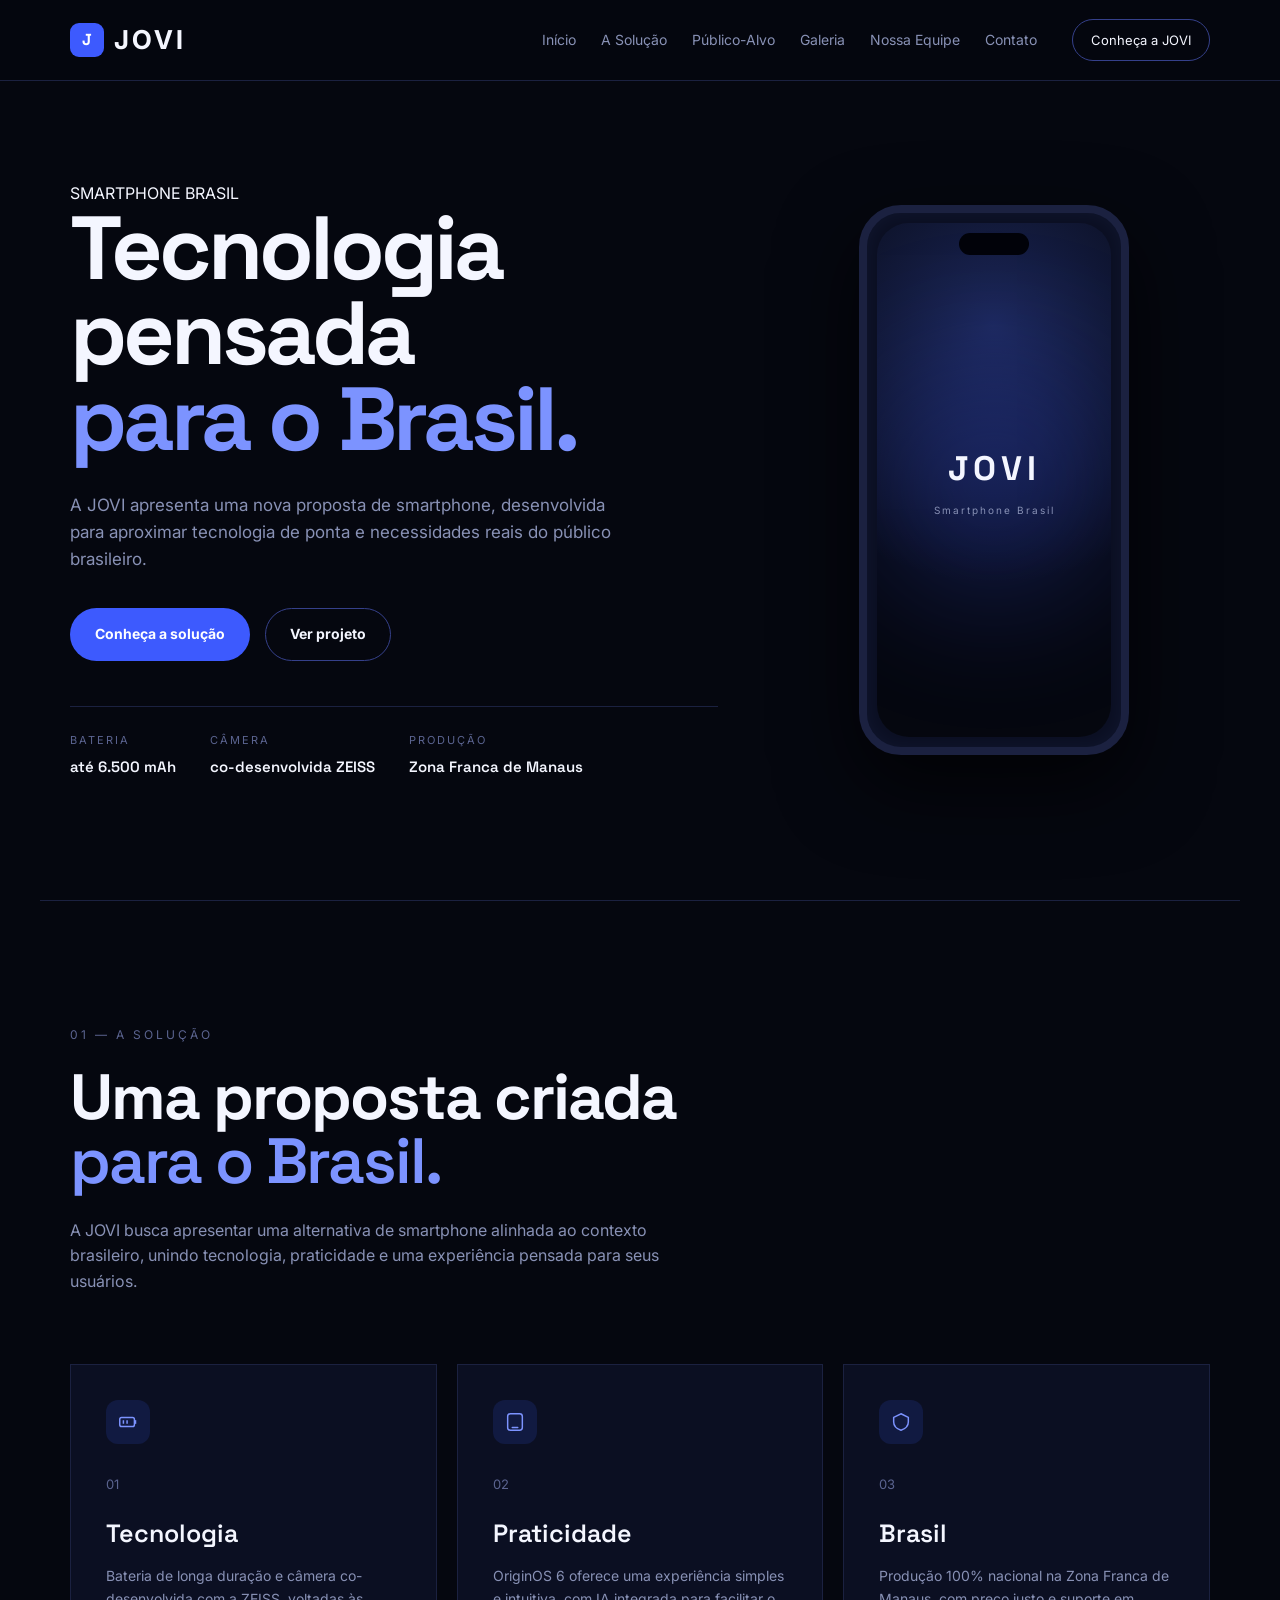
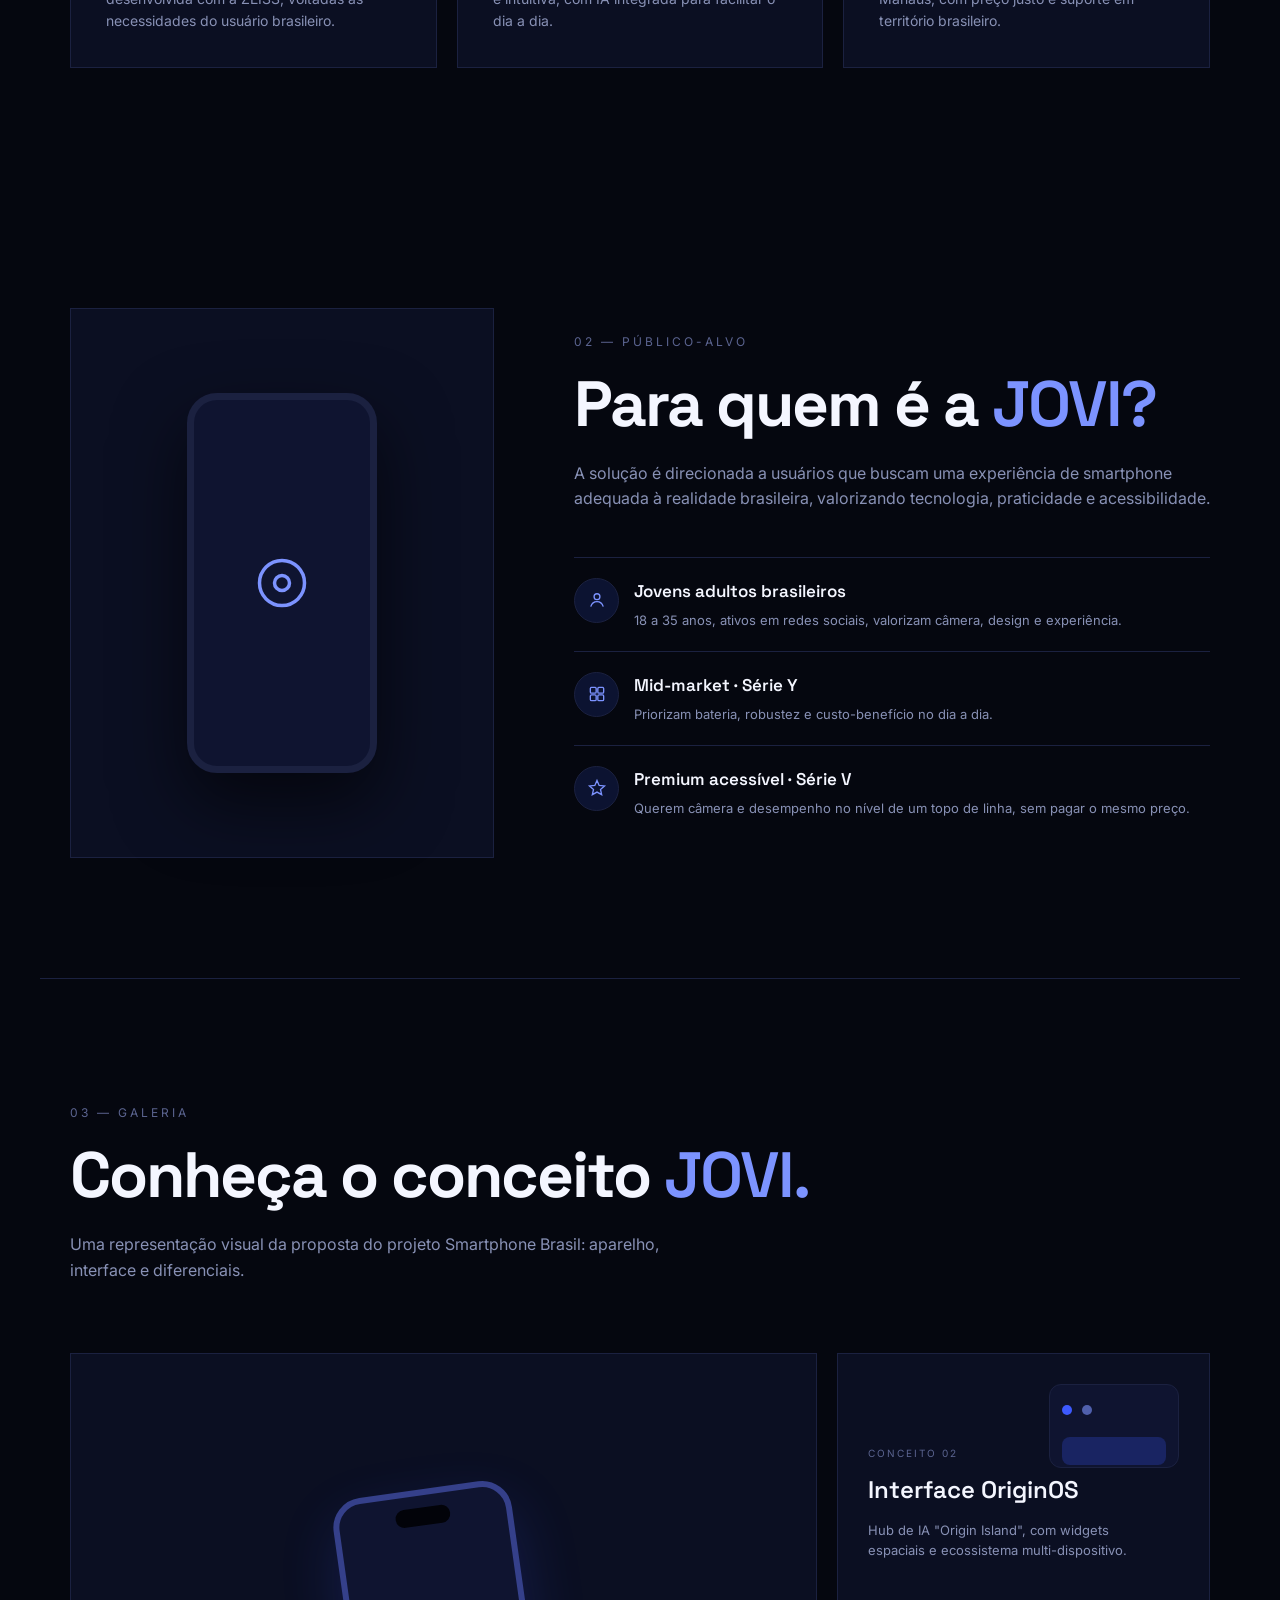
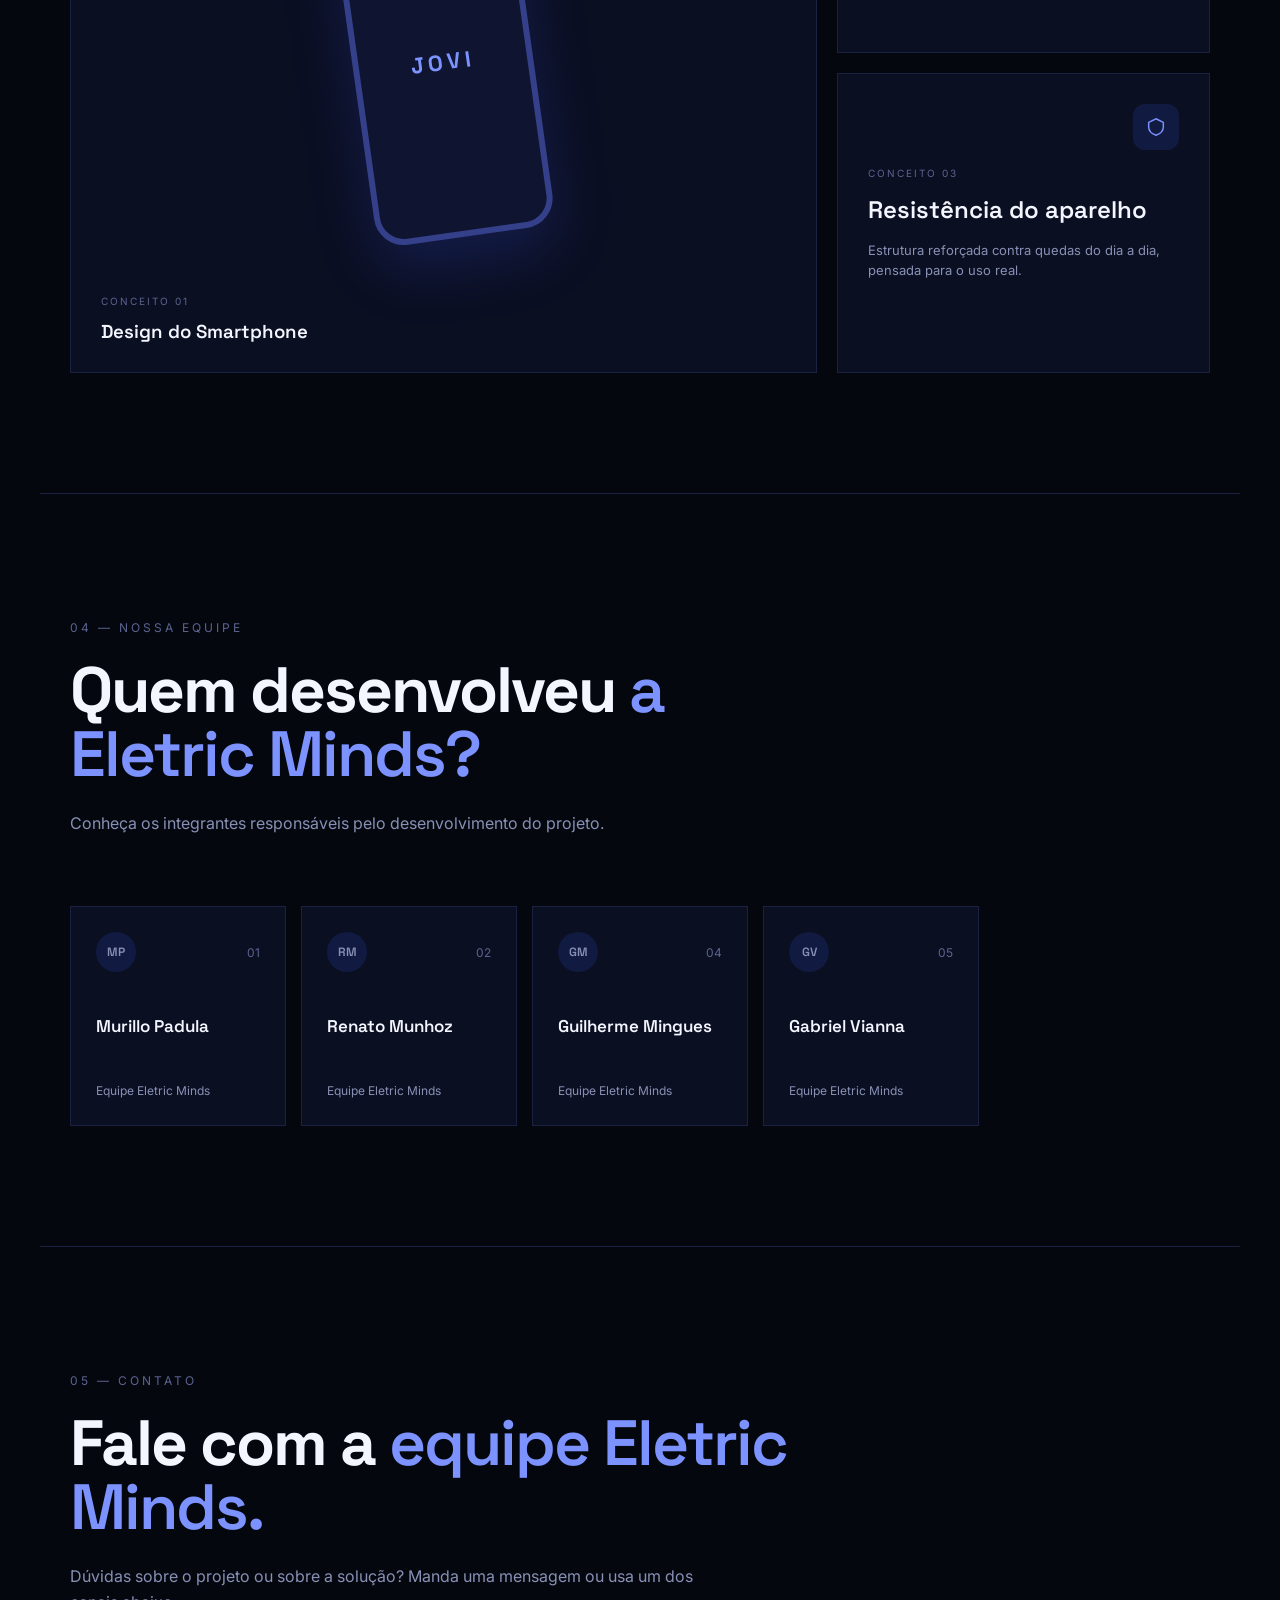
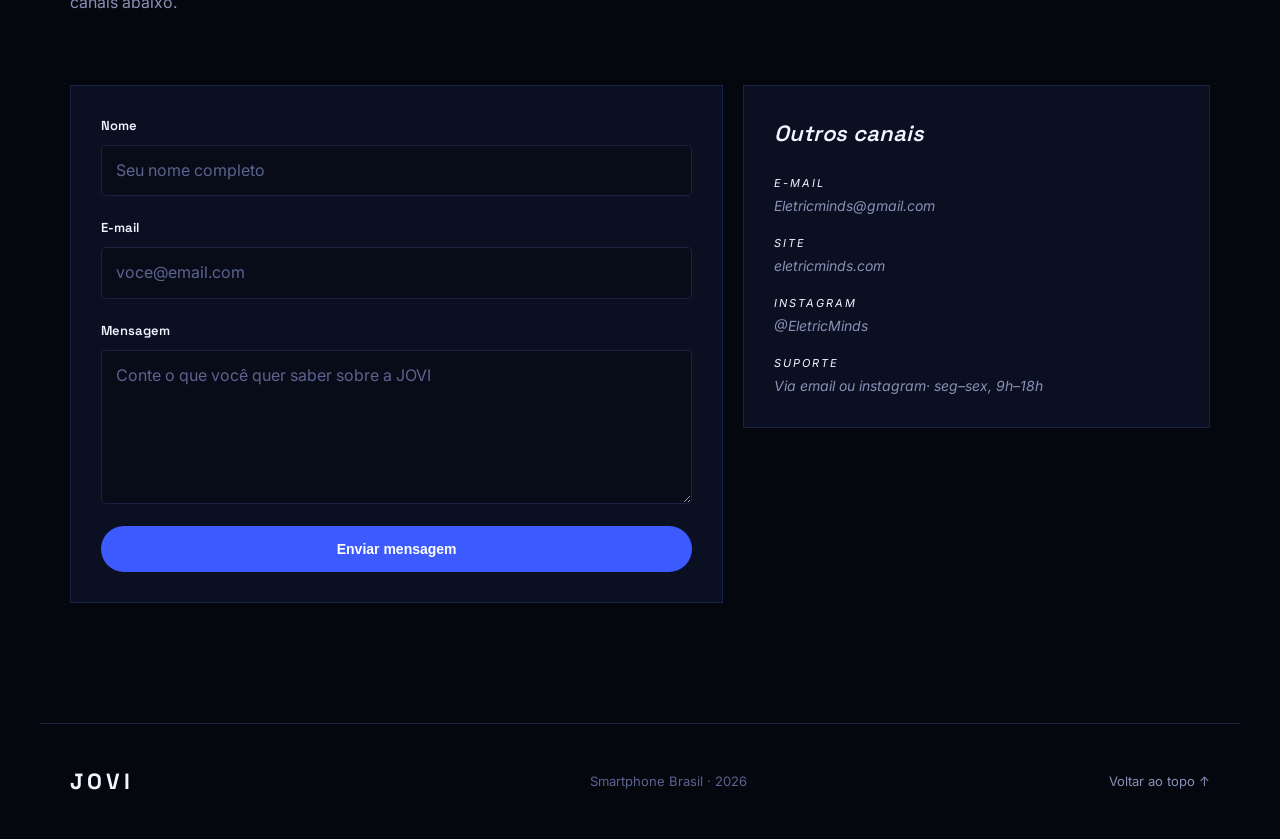
<file: index.html>
<!DOCTYPE html>
<html lang="pt-BR">
<head>
    <meta charset="UTF-8">
    <meta name="viewport" content="width=device-width, initial-scale=1.0">
    <title>JOVI | Smartphone Brasil</title>
    <meta name="description" content="JOVI Smartphone Brasil: tecnologia premium, prática e acessível.">
    <link rel="preconnect" href="https://fonts.googleapis.com">
    <link rel="preconnect" href="https://fonts.gstatic.com" crossorigin>
    <link href="https://fonts.googleapis.com/css2?family=Space+Grotesk:wght@500;600;700&family=Inter:wght@400;500;600;700&display=swap" rel="stylesheet">
    <link rel="stylesheet" href="CSS/base.css">
    <link rel="stylesheet" href="CSS/buttom.css">
    <link rel="stylesheet" href="CSS/section.css">
    <link rel="stylesheet" href="CSS/header.css">
    <link rel="stylesheet" href="CSS/layout.css">
    <link rel="stylesheet" href="components/hero.css">
    <link rel="stylesheet" href="components/solution.css">
    <link rel="stylesheet" href="components/publico.css">
    <link rel="stylesheet" href="components/galeria.css">
    <link rel="stylesheet" href="components/equipe.css">
    <link rel="stylesheet" href="components/contato.css">
    <link rel="stylesheet" href="components/footer.css">
    <link rel="stylesheet" href="responsive/tablet.css">
    <link rel="stylesheet" href="responsive/mobile.css">
</head>
<body>
    <header class="header">
        <nav class="navbar">
            <a class="logo" href="#inicio"><span class="logo-mark">J</span>JOVI</a>
            <ul class="nav-links" id="navLinks">
                <li><a href="#inicio">Início</a></li>
                <li><a href="#solucao">A Solução</a></li>
                <li><a href="#publico">Público-Alvo</a></li>
                <li><a href="#galeria">Galeria</a></li>
                <li><a href="#equipe">Nossa Equipe</a></li>
                <li><a href="#contato">Contato</a></li>
            </ul>
            <a href="#contato" class="nav-button">Conheça a JOVI</a>
            <button class="nav-toggle" id="navToggle" type="button" aria-expanded="false" aria-controls="navLinks">
                <span></span><span></span><span></span><span class="sr-only">Abrir menu</span>
            </button>
        </nav>
    </header>
    <main>
        <section id="inicio" class="hero" data-include="pages/hero.html"></section>
        <section id="solucao" class="section solution">
            <div class="section-title">
                <span>01 — A SOLUÇÃO</span>
                <h2>Uma proposta criada <strong>para o Brasil.</strong></h2>
                <p>A JOVI busca apresentar uma alternativa de smartphone alinhada ao contexto brasileiro, unindo tecnologia, praticidade e uma experiência pensada para seus usuários.</p>
            </div>
            <div class="solution-grid">
                <article class="solution-card">
                    <div class="card-icon">
                        <svg viewBox="0 0 24 24" fill="none" stroke="currentColor" stroke-width="1.6">
                            <rect x="3" y="7" width="16" height="10" rx="2"></rect>
                            <path d="M19 10h2v4h-2z" fill="currentColor" stroke="none"></path>
                            <path d="M7 10v4M11 10v4"></path>
                        </svg>
                    </div>
                    <div class="card-number">01</div>
                    <h3>Tecnologia</h3>
                    <p>Bateria de longa duração e câmera co-desenvolvida com a ZEISS, voltadas às necessidades do usuário brasileiro.</p>
                </article>
                <article class="solution-card">
                    <div class="card-icon">
                        <svg viewBox="0 0 24 24" fill="none" stroke="currentColor" stroke-width="1.6">
                            <rect x="4" y="3" width="16" height="18" rx="3"></rect>
                            <path d="M9 18h6" stroke-linecap="round"></path>
                        </svg>
                    </div>
                    <div class="card-number">02</div>
                    <h3>Praticidade</h3>
                    <p>OriginOS 6 oferece uma experiência simples e intuitiva, com IA integrada para facilitar o dia a dia.</p>
                </article>
                <article class="solution-card">
                    <div class="card-icon">
                        <svg viewBox="0 0 24 24" fill="none" stroke="currentColor" stroke-width="1.6">
                            <path d="M12 3l8 4v5c0 5-3.5 7.5-8 9-4.5-1.5-8-4-8-9V7z"></path>
                        </svg>
                    </div>
                    <div class="card-number">03</div>
                    <h3>Brasil</h3>
                    <p>Produção 100% nacional na Zona Franca de Manaus, com preço justo e suporte em território brasileiro.</p>
                </article>
            </div>
        </section>
        <section id="publico" class="section audience">
            <div class="audience-image">
                <div class="mini-phone">
                    <svg viewBox="0 0 24 24" fill="none" stroke="currentColor" stroke-width="1.4">
                        <circle cx="12" cy="12" r="9"></circle>
                        <circle cx="12" cy="12" r="3"></circle>
                    </svg>
                </div>
            </div>
            <div class="audience-content">
                <span>02 — PÚBLICO-ALVO</span>
                <h2>Para quem é a <strong>JOVI?</strong></h2>
                <p>A solução é direcionada a usuários que buscam uma experiência de smartphone adequada à realidade brasileira, valorizando tecnologia, praticidade e acessibilidade.</p>
                <div class="audience-items">
                    <div>
                        <div class="audience-icon">
                            <svg viewBox="0 0 24 24" fill="none" stroke="currentColor" stroke-width="1.6">
                                <circle cx="12" cy="8" r="3.5"></circle>
                                <path d="M4.5 20c1.2-3.8 4-6 7.5-6s6.3 2.2 7.5 6"></path>
                            </svg>
                        </div>
                        <div>
                            <h3>Jovens adultos brasileiros</h3>
                            <p>18 a 35 anos, ativos em redes sociais, valorizam câmera, design e experiência.</p>
                        </div>
                    </div>
                    <div>
                        <div class="audience-icon">
                            <svg viewBox="0 0 24 24" fill="none" stroke="currentColor" stroke-width="1.6">
                                <rect x="4" y="4" width="7" height="7" rx="1.5"></rect>
                                <rect x="13" y="4" width="7" height="7" rx="1.5"></rect>
                                <rect x="4" y="13" width="7" height="7" rx="1.5"></rect>
                                <rect x="13" y="13" width="7" height="7" rx="1.5"></rect>
                            </svg>
                        </div>
                        <div>
                            <h3>Mid-market · Série Y</h3>
                            <p>Priorizam bateria, robustez e custo-benefício no dia a dia.</p>
                        </div>
                    </div>
                    <div>
                        <div class="audience-icon">
                            <svg viewBox="0 0 24 24" fill="none" stroke="currentColor" stroke-width="1.6">
                                <path d="M12 3l2.6 5.9 6.4.6-4.8 4.3 1.4 6.2L12 16.9 6.4 20l1.4-6.2-4.8-4.3 6.4-.6z"></path>
                            </svg>
                        </div>
                        <div>
                            <h3>Premium acessível · Série V</h3>
                            <p>Querem câmera e desempenho no nível de um topo de linha, sem pagar o mesmo preço.</p>
                        </div>
                    </div>
                </div>
            </div>
        </section>
        <section id="galeria" class="section gallery" data-include="pages/galeria.html"></section>
        <section id="equipe" class="section team" data-include="pages/equipe.html"></section>
        <section id="contato" class="section contact" data-include="pages/contato.html"></section>
    </main>
    <footer class="footer"><div class="footer-logo">JOVI</div><p>Smartphone Brasil · 2026</p><a href="#inicio">Voltar ao topo ↑</a></footer>
    <script src="script.js"></script>
</body>
</html>
</file>
<file: CSS/base.css>
:root {
    --bg: #05070f;
    --bg-soft: #080b18;
    --surface: #0b0f22;
    --surface-hover: #0f1430;
    --border: #1b2140;
    --border-hover: #35408a;

    --text: #f4f6ff;
    --muted: #8891b5;
    --muted-soft: #5b6490;

    --blue: #3d5afe;
    --blue-light: #7c93ff;
    --blue-soft: rgba(61, 90, 254, 0.14);
    --blue-soft-strong: rgba(61, 90, 254, 0.24);

    --font-display: "Space Grotesk", "Inter", sans-serif;
    --font-body: "Inter", sans-serif;
}


* {
    margin: 0;
    padding: 0;
    box-sizing: border-box;
}

html {
    scroll-behavior: smooth;
}

body {
    font-family: var(--font-body);
    background: var(--bg);
    color: var(--text);
    line-height: 1.6;
}

h1, h2, h3 {
    font-family: var(--font-display);
}

a {
    text-decoration: none;
    color: inherit;
}

ul {
    list-style: none;
}

img, svg {
    max-width: 100%;
    display: block;
}

.sr-only {
    position: absolute;
    width: 1px;
    height: 1px;
    padding: 0;
    margin: -1px;
    overflow: hidden;
    clip: rect(0, 0, 0, 0);
    white-space: nowrap;
    border: 0;
}

:focus-visible {
    outline: 2px solid var(--blue-light);
    outline-offset: 3px;
}

.include-error {
    width: 100%;
    padding: 24px 30px;
    color: #f1405a;
    border: 1px solid #f1405a;
    background: rgba(241, 64, 90, 0.08);
}
</file>
<file: CSS/buttom.css>
.button {
    padding: 14px 24px;
    border-radius: 30px;
    font-weight: 700;
    font-size: 14px;
    display: inline-block;
    border: 1px solid transparent;
    cursor: pointer;
    transition: 0.3s;
}

.primary {
    background: var(--blue);
    color: #fff;
}

.primary:hover {
    background: var(--blue-light);
    transform: translateY(-2px);
}

.secondary {
    border: 1px solid var(--border-hover);
    color: var(--text);
}

.secondary:hover {
    background: var(--surface-hover);
}

.nav-button {
    border: 1px solid var(--border-hover);
    padding: 10px 18px;
    border-radius: 30px;
    font-size: 13px;
    transition: 0.3s;
    color: var(--text);
}

.nav-button:hover {
    background: var(--blue);
    border-color: var(--blue);
}
</file>
<file: CSS/section.css>
.section {
    max-width: 1200px;
    margin: auto;
    padding: 120px 30px;
}

.section-title {
    max-width: 750px;
    margin-bottom: 70px;
}

.section-title > span,
.audience-content > span {
    color: var(--muted-soft);
    font-size: 12px;
    letter-spacing: 3px;
}

.section-title h2,
.audience-content h2 {
    font-size: clamp(40px, 5vw, 65px);
    line-height: 1;
    letter-spacing: -2px;
    margin: 18px 0 25px;
}

.section-title h2 strong,
.audience-content h2 strong {
    color: var(--blue-light);
    font-weight: 600;
}

.section-title p,
.audience-content > p {
    color: var(--muted);
    max-width: 650px;
}
</file>
<file: CSS/header.css>
.header {
    width: 100%;
    position: fixed;
    top: 0;
    z-index: 1000;
    background: rgba(5, 7, 15, 0.88);
    backdrop-filter: blur(10px);
    border-bottom: 1px solid var(--border);
}

.navbar {
    max-width: 1200px;
    margin: auto;
    min-height: 80px;

    display: grid;
    grid-template-columns: 1fr auto auto;
    align-items: center;
    gap: 35px;

    padding: 0 30px;
}

.logo {
    font-size: 26px;
    font-weight: 700;
    letter-spacing: 3px;
    display: flex;
    align-items: center;
    gap: 10px;
}

.logo-mark {
    width: 34px;
    height: 34px;
    border-radius: 9px;
    background: var(--blue);
    color: #fff;
    font-family: var(--font-display);
    font-size: 16px;
    display: grid;
    place-items: center;
    letter-spacing: 0;
}

.nav-links {
    display: flex;
    gap: 25px;
}

.nav-links a {
    color: var(--muted);
    font-size: 14px;
    transition: 0.3s;
}

.nav-links a:hover {
    color: var(--text);
}



.nav-toggle {
    display: none;
    flex-direction: column;
    justify-content: center;
    gap: 5px;
    width: 42px;
    height: 42px;
    background: none;
    border: 1px solid var(--border);
    border-radius: 8px;
    cursor: pointer;
}

.nav-toggle span {
    display: block;
    width: 18px;
    height: 2px;
    background: var(--text);
    margin: 0 auto;
    transition: 0.2s;
}

.nav-toggle[aria-expanded="true"] span:nth-child(1) { transform: translateY(7px) rotate(45deg); }
.nav-toggle[aria-expanded="true"] span:nth-child(2) { opacity: 0; }
.nav-toggle[aria-expanded="true"] span:nth-child(3) { transform: translateY(-7px) rotate(-45deg); }
</file>
<file: CSS/layout.css>
.hero {
    min-height: 100vh;
    max-width: 1200px;
    margin: auto;
    padding: 140px 30px 80px;

    display: grid;
    grid-template-columns: 1.2fr 0.8fr;
    align-items: center;
    gap: 60px;
}

.hero-content {
    max-width: 650px;
}

.hero h1 {
    font-size: clamp(50px, 7vw, 90px);
    line-height: 0.95;
    letter-spacing: -4px;
    margin-bottom: 30px;
}

.hero h1 span {
    display: block;
    color: var(--blue-light);
}

.hero p {
    max-width: 560px;
    color: var(--muted);
    font-size: 17px;
    margin-bottom: 35px;
}

.hero-buttons {
    display: flex;
    gap: 15px;
    flex-wrap: wrap;
}

.phone-area {
    display: grid;
    place-items: center;
}




.solution {
    border-top: 1px solid var(--border);
}

.solution-grid {
    display: grid;
    grid-template-columns: repeat(3, 1fr);
    gap: 20px;
}




.audience {
    display: grid;
    grid-template-columns: 0.8fr 1.2fr;
    gap: 80px;
    align-items: center;
}

.audience-image {
    min-height: 550px;

    display: grid;
    place-items: center;

    background: var(--surface);
    border: 1px solid var(--border);
}

.audience-items {
    margin-top: 45px;
}

.audience-items > div {
    display: grid;
    grid-template-columns: 45px 1fr;
    gap: 15px;
    align-items: start;

    padding: 20px 0;
    border-top: 1px solid var(--border);
}




.gallery {
    border-top: 1px solid var(--border);
}

.gallery-grid {
    display: grid;
    grid-template-columns: 2fr 1fr;
    grid-template-rows: 300px 300px;
    gap: 20px;
}

.gallery-item.large {
    grid-row: span 2;

    display: grid;
    place-items: center;
}



.team {
    border-top: 1px solid var(--border);
}

.team-grid {
    display: grid;
    grid-template-columns: repeat(5, 1fr);
    gap: 15px;
}



.contact {
    border-top: 1px solid var(--border);
}

.contact-grid {
    display: grid;
    grid-template-columns: 1.4fr 1fr;
    gap: 20px;
    align-items: start;
}




.footer {
    border-top: 1px solid var(--border);

    max-width: 1200px;
    margin: auto;

    padding: 40px 30px;

    display: grid;
    grid-template-columns: 1fr 1fr auto;
    align-items: center;
    gap: 20px;
}
</file>
<file: components/hero.css>
.hero-stats {
    display: flex;
    gap: 34px;
    flex-wrap: wrap;
    margin-top: 45px;
    padding-top: 25px;
    border-top: 1px solid var(--border);
}

.hero-stats dt {
    font-size: 11px;
    letter-spacing: 2px;
    text-transform: uppercase;
    color: var(--muted-soft);
    margin-bottom: 6px;
}

.hero-stats dd {
    font-family: var(--font-display);
    font-weight: 600;
    font-size: 15px;
    color: var(--text);
}

.phone {
    width: 270px;
    height: 550px;

    background: var(--surface);
    border: 8px solid var(--border);
    border-radius: 42px;

    padding: 10px;

    box-shadow:
        0 30px 80px rgba(0, 0, 0, 0.7),
        inset 0 0 20px rgba(124, 147, 255, 0.06);
}

.phone-screen {
    height: 100%;
    border-radius: 32px;

    background:
        radial-gradient(circle at 50% 20%, #1b2657, #05070f 60%);

    position: relative;
    overflow: hidden;

    display: grid;
    place-items: center;
}

.phone-camera {
    width: 70px;
    height: 22px;
    background: #020309;
    border-radius: 20px;

    position: absolute;
    top: 10px;
}

.phone-content {
    display: grid;
    text-align: center;
    gap: 5px;
    z-index: 2;
}

.phone-content strong {
    font-family: var(--font-display);
    font-size: 34px;
    letter-spacing: 5px;
}

.phone-content span {
    font-size: 10px;
    color: var(--muted);
    letter-spacing: 2px;
}

.phone-glow {
    position: absolute;
    width: 240px;
    height: 240px;
    background: var(--blue);
    opacity: 0.25;
    filter: blur(70px);
    border-radius: 50%;
}
</file>
<file: components/solution.css>
.solution-card {
    border: 1px solid var(--border);
    background: var(--surface);
    padding: 35px;
    min-height: 260px;

    transition: 0.3s;
}

.solution-card:hover {
    transform: translateY(-8px);
    border-color: var(--border-hover);
    background: var(--surface-hover);
}

.card-icon {
    width: 44px;
    height: 44px;
    border-radius: 12px;
    background: var(--blue-soft);
    color: var(--blue-light);
    display: grid;
    place-items: center;
    margin-bottom: 30px;
}

.card-icon svg {
    width: 22px;
    height: 22px;
}

.card-number {
    color: var(--muted-soft);
    font-size: 13px;
    margin-bottom: 18px;
}

.solution-card h3 {
    font-size: 25px;
    margin-bottom: 12px;
    font-weight: 600;
}

.solution-card p {
    color: var(--muted);
    font-size: 14px;
}
</file>
<file: components/publico.css>
.mini-phone {
    width: 190px;
    height: 380px;

    border-radius: 30px;
    border: 7px solid var(--border);

    background: var(--surface-hover);

    display: grid;
    place-items: center;
    color: var(--blue-light);

    box-shadow: 0 30px 70px rgba(0, 0, 0, 0.6);
}

.mini-phone svg {
    width: 60px;
    height: 60px;
}

.audience-icon {
    width: 45px;
    height: 45px;
    border-radius: 50%;
    border: 1px solid var(--border);
    background: var(--blue-soft);
    color: var(--blue-light);
    display: grid;
    place-items: center;
}

.audience-icon svg {
    width: 20px;
    height: 20px;
}

.audience-items h3 {
    font-size: 17px;
    margin-bottom: 5px;
    font-weight: 600;
}

.audience-items p {
    color: var(--muted);
    font-size: 13px;
}
</file>
<file: components/galeria.css>
.gallery-item {
    background: var(--surface);
    border: 1px solid var(--border);
    padding: 30px;

    position: relative;
    overflow: hidden;
    transition: 0.3s;
}

.gallery-item:hover {
    border-color: var(--border-hover);
}

.gallery-phone {
    width: 180px;
    height: 350px;

    background: var(--surface-hover);
    border: 6px solid var(--border-hover);
    border-radius: 30px;

    position: relative;

    display: grid;
    place-items: center;

    transform: rotate(-8deg);
    box-shadow: 0 25px 60px rgba(61, 90, 254, 0.18);
}

.gallery-phone .camera {
    position: absolute;
    top: 12px;

    width: 55px;
    height: 18px;

    border-radius: 20px;
    background: #020309;
}

.gallery-logo {
    font-family: var(--font-display);
    font-size: 22px;
    font-weight: 700;
    letter-spacing: 4px;
    color: var(--blue-light);
}

.gallery-caption {
    position: absolute;
    left: 30px;
    bottom: 25px;
}

.gallery-caption span,
.gallery-content span {
    color: var(--muted-soft);
    font-size: 10px;
    letter-spacing: 2px;
}

.gallery-caption h3 {
    margin-top: 5px;
    font-weight: 600;
}

.gallery-content {
    height: 100%;

    display: flex;
    flex-direction: column;
    justify-content: center;
}

.gallery-content h3 {
    font-size: 24px;
    margin: 10px 0;
    font-weight: 600;
}

.gallery-content p {
    color: var(--muted);
    font-size: 13px;
    max-width: 300px;
}

.gallery-icon {
    width: 46px;
    height: 46px;
    border-radius: 12px;
    background: var(--blue-soft);
    color: var(--blue-light);
    display: grid;
    place-items: center;
    position: absolute;
    top: 30px;
    right: 30px;
}

.gallery-icon svg {
    width: 22px;
    height: 22px;
}

.gallery-mockup {
    position: absolute;
    top: 30px;
    right: 30px;
    width: 130px;
    height: 84px;
    background: var(--surface-hover);
    border: 1px solid var(--border);
    border-radius: 12px;
    padding: 12px;
}

.gallery-mockup .dot {
    display: inline-block;
    width: 10px;
    height: 10px;
    border-radius: 50%;
    margin-right: 6px;
}

.gallery-mockup .dot-a { background: var(--blue); }
.gallery-mockup .dot-b { background: var(--blue-light); opacity: .6; }

.gallery-mockup .bar {
    display: block;
    margin-top: 14px;
    width: 100%;
    height: 28px;
    border-radius: 8px;
    background: var(--blue-soft-strong);
}
</file>
<file: components/equipe.css>
.member {
    min-height: 220px;

    padding: 25px;

    border: 1px solid var(--border);
    background: var(--surface);

    display: flex;
    flex-direction: column;
    justify-content: space-between;

    transition: 0.3s;
}

.member:hover {
    transform: translateY(-5px);
    border-color: var(--border-hover);
    background: var(--surface-hover);
}

.member-top {
    display: flex;
    align-items: center;
    justify-content: space-between;
}

.member-avatar {
    width: 40px;
    height: 40px;
    border-radius: 50%;
    background: var(--blue-soft);
    color: var(--blue-light);
    font-family: var(--font-display);
    font-weight: 600;
    font-size: 13px;
    display: grid;
    place-items: center;
}

.member-number {
    color: var(--muted-soft);
    font-size: 12px;
}

.member h3 {
    font-size: 17px;
    font-weight: 600;
}

.member span {
    color: var(--muted);
    font-size: 12px;
}
</file>
<file: components/contato.css>
.contact-form,
.contact-info {
    padding: 30px;
    border: 1px solid var(--border);
    background: var(--surface);
}

.contact-form {
    display: grid;
    gap: 22px;
}

.form-row {
    display: grid;
    gap: 8px;
}

.form-row label,
.contact-info h3 {
    font-family: var(--font-display);
    font-weight: 600;
}

.form-row label {
    font-size: 13px;
}

.form-row input,
.form-row textarea {
    width: 100%;
    border: 1px solid var(--border);
    border-radius: 4px;
    background: var(--bg-soft);
    color: var(--text);
    font: inherit;
    padding: 12px 14px;
}

.form-row textarea {
    resize: vertical;
    min-height: 130px;
}

.form-row input::placeholder,
.form-row textarea::placeholder {
    color: var(--muted-soft);
}

.form-row input:focus,
.form-row textarea:focus {
    outline: 2px solid var(--blue-light);
    outline-offset: 1px;
    border-color: var(--blue-light);
}

.contact-info h3 {
    font-size: 22px;
    margin-bottom: 24px;
}

.contact-info ul {
    display: grid;
    gap: 18px;
}

.contact-info li {
    color: var(--muted);
    font-size: 14px;
    display: grid;
    gap: 2px;
}

.contact-info li span {
    color: var(--text);
    font-size: 11px;
    letter-spacing: 2px;
    text-transform: uppercase;
}
</file>
<file: components/footer.css>
.footer-logo {
    font-family: var(--font-display);
    font-size: 22px;
    font-weight: 700;
    letter-spacing: 4px;
}

.footer p {
    color: var(--muted-soft);
    font-size: 13px;
}

.footer a {
    color: var(--muted);
    font-size: 13px;
}

.footer a:hover {
    color: var(--blue-light);
}
</file>
<file: responsive/tablet.css>
@media (max-width: 900px) {

    .navbar {
        grid-template-columns: 1fr auto;
    }

    .nav-button {
        display: none;
    }

    .nav-toggle {
        display: flex;
    }

    .nav-links {
        position: absolute;
        top: 100%;
        left: 0;
        right: 0;
        flex-direction: column;
        gap: 0;
        background: var(--bg-soft);
        border-bottom: 1px solid var(--border);
        max-height: 0;
        overflow: hidden;
        transition: max-height 0.25s ease;
    }

    .nav-links.is-open {
        max-height: 400px;
    }

    .nav-links li {
        border-top: 1px solid var(--border);
    }

    .nav-links a {
        display: block;
        padding: 16px 30px;
    }

    .hero {
        grid-template-columns: 1fr;
        text-align: center;
    }

    .hero-content {
        margin: auto;
    }

    .hero p {
        margin-left: auto;
        margin-right: auto;
    }

    .hero-buttons {
        justify-content: center;
    }

    .hero-stats {
        justify-content: center;
        text-align: left;
    }

    .solution-grid {
        grid-template-columns: 1fr 1fr;
    }

    .audience {
        grid-template-columns: 1fr;
    }

    .audience-image {
        min-height: 400px;
    }

    .team-grid {
        grid-template-columns: repeat(2, 1fr);
    }

    .gallery-grid {
        grid-template-columns: 1fr;
        grid-template-rows: auto;
    }

    .gallery-item.large {
        grid-row: auto;
        min-height: 500px;
    }

    .gallery-item {
        min-height: 250px;
    }

    .contact-grid {
        grid-template-columns: 1fr;
    }

    .footer {
        grid-template-columns: 1fr;
        text-align: center;
    }
}
</file>
<file: responsive/mobile.css>
@media (max-width: 600px) {

    .navbar {
        min-height: 65px;
        padding: 0 20px;
    }

    .logo {
        font-size: 22px;
    }

    .hero {
        padding: 120px 20px 70px;
    }

    .hero h1 {
        font-size: 46px;
        letter-spacing: -3px;
    }

    .hero p {
        font-size: 15px;
    }

    .hero-stats {
        flex-direction: column;
        gap: 16px;
        align-items: center;
    }

    .phone {
        width: 220px;
        height: 450px;
    }

    .section {
        padding: 80px 20px;
    }

    .section-title {
        margin-bottom: 45px;
    }

    .section-title h2,
    .audience-content h2 {
        font-size: 40px;
    }

    .solution-grid {
        grid-template-columns: 1fr;
    }

    .solution-card {
        min-height: 220px;
    }

    .audience-image {
        min-height: 320px;
    }

    .team-grid {
        grid-template-columns: 1fr;
    }

    .member {
        min-height: 180px;
    }

    .gallery-phone {
        width: 150px;
        height: 290px;
    }

    .gallery-item.large {
        min-height: 430px;
    }

    .gallery-mockup,
    .gallery-icon {
        position: static;
        margin-bottom: 20px;
    }

    .contact-form,
    .contact-info {
        padding: 24px;
    }

    .footer {
        padding: 30px 20px;
    }
}



@media (prefers-reduced-motion: reduce) {
    html { scroll-behavior: auto; }
    .solution-card, .member, .gallery-item, .button, .nav-toggle span, .nav-links {
        transition: none;
    }
}
</file>
